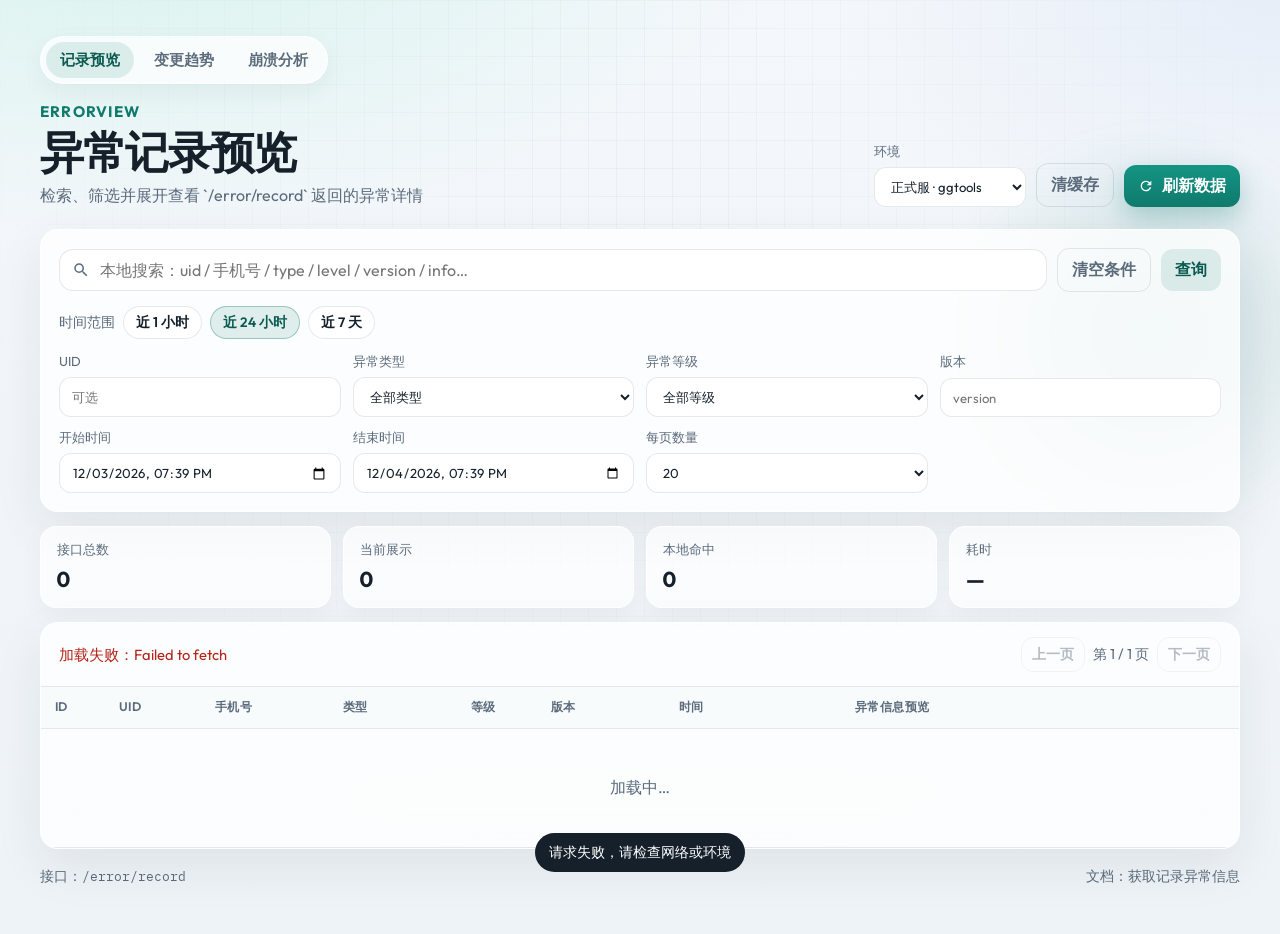
<file: index.html>
<!DOCTYPE html>
<html lang="zh-CN">
  <head>
    <meta charset="UTF-8" />
    <meta name="viewport" content="width=device-width, initial-scale=1.0" />
    <title>异常记录预览 · ErrorView</title>
    <link rel="preconnect" href="https://fonts.googleapis.com" />
    <link rel="preconnect" href="https://fonts.gstatic.com" crossorigin />
    <link
      href="https://fonts.googleapis.com/css2?family=Outfit:wght@400;500;600;700&family=IBM+Plex+Mono:wght@400;500&display=swap"
      rel="stylesheet"
    />
    <link rel="stylesheet" href="./styles.css" />
  </head>
  <body>
    <div class="bg-grid" aria-hidden="true"></div>
    <div class="bg-glow" aria-hidden="true"></div>

    <div class="app">
      <nav class="top-nav" aria-label="页面导航">
        <a href="./index.html" class="is-active">记录预览</a>
        <a href="./trend.html">变更趋势</a>
        <a href="./crash.html">崩溃分析</a>
      </nav>

      <header class="hero">
        <div class="brand-block">
          <p class="brand">ErrorView</p>
          <h1>异常记录预览</h1>
          <p class="subtitle">检索、筛选并展开查看 `/error/record` 返回的异常详情</p>
        </div>
        <div class="hero-actions">
          <label class="env-switch">
            <span>环境</span>
            <select id="envSelect" aria-label="选择接口环境">
              <option value="prod">正式服 · ggtools</option>
              <option value="online">测试服 · api-online</option>
              <option value="test">开发服 · api-test</option>
            </select>
          </label>
          <button type="button" class="btn btn-ghost" id="clearCacheBtn" title="清除本地缓存">
            清缓存
          </button>
          <button type="button" class="btn btn-primary" id="refreshBtn" title="忽略缓存，强制重新请求">
            <svg viewBox="0 0 24 24" width="16" height="16" aria-hidden="true">
              <path
                fill="currentColor"
                d="M17.65 6.35A7.95 7.95 0 0 0 12 4a8 8 0 1 0 7.75 10h-2.1A6 6 0 1 1 12 6c1.66 0 3.14.69 4.22 1.78L13 11h7V4l-2.35 2.35Z"
              />
            </svg>
            刷新数据
          </button>
        </div>
      </header>

      <section class="panel filters" aria-label="筛选条件">
        <div class="search-row">
          <div class="search-box">
            <svg viewBox="0 0 24 24" width="18" height="18" aria-hidden="true">
              <path
                fill="currentColor"
                d="M15.5 14h-.79l-.28-.27A6.47 6.47 0 0 0 16 9.5 6.5 6.5 0 1 0 9.5 16c1.61 0 3.09-.59 4.23-1.57l.27.28v.79l5 4.99L20.49 19l-4.99-5Zm-6 0C7.01 14 5 11.99 5 9.5S7.01 5 9.5 5 14 7.01 14 9.5 11.99 14 9.5 14Z"
              />
            </svg>
            <input
              id="keyword"
              type="search"
              placeholder="本地搜索：uid / 手机号 / type / level / version / info…"
              autocomplete="off"
            />
          </div>
          <button type="button" class="btn btn-ghost" id="resetBtn">清空条件</button>
          <button type="button" class="btn btn-secondary" id="queryBtn">查询</button>
        </div>

        <div class="range-presets" aria-label="时间快捷选择">
          <span>时间范围</span>
          <button type="button" class="chip" data-hours="1">近 1 小时</button>
          <button type="button" class="chip is-active" data-hours="24">近 24 小时</button>
          <button type="button" class="chip" data-hours="168">近 7 天</button>
        </div>

        <div class="filter-grid">
          <label>
            <span>UID</span>
            <input id="uid" type="number" placeholder="可选" />
          </label>
          <label>
            <span>异常类型</span>
            <select id="type">
              <option value="">全部类型</option>
            </select>
          </label>
          <label>
            <span>异常等级</span>
            <select id="level">
              <option value="">全部等级</option>
            </select>
          </label>
          <label>
            <span>版本</span>
            <input id="version" type="text" placeholder="version" />
          </label>
          <label>
            <span>开始时间</span>
            <input id="start_time" type="datetime-local" />
          </label>
          <label>
            <span>结束时间</span>
            <input id="end_time" type="datetime-local" />
          </label>
          <label>
            <span>每页数量</span>
            <select id="limit">
              <option value="20" selected>20</option>
              <option value="50">50</option>
              <option value="100">100</option>
              <option value="200">200</option>
            </select>
          </label>
        </div>
      </section>

      <section class="stats" id="statsBar" aria-live="polite">
        <div class="stat">
          <span class="stat-label">接口总数</span>
          <strong id="statTotal">—</strong>
        </div>
        <div class="stat">
          <span class="stat-label">当前展示</span>
          <strong id="statShown">—</strong>
        </div>
        <div class="stat">
          <span class="stat-label">本地命中</span>
          <strong id="statFiltered">—</strong>
        </div>
        <div class="stat">
          <span class="stat-label">耗时</span>
          <strong id="statLatency">—</strong>
        </div>
      </section>

      <div class="progress-panel" id="progressPanel" hidden>
        <div class="progress-head">
          <span id="progressLabel">准备中…</span>
          <span id="progressPercent">0%</span>
        </div>
        <div class="progress-track" role="progressbar" aria-valuemin="0" aria-valuemax="100" aria-valuenow="0" id="progressBar">
          <div class="progress-fill" id="progressFill"></div>
        </div>
      </div>

      <section class="panel table-panel">
        <div class="table-toolbar">
          <p id="statusText" class="status-text">准备就绪，点击「查询」或「刷新数据」加载</p>
          <div class="pager">
            <button type="button" class="btn btn-ghost btn-sm" id="prevPage" disabled>上一页</button>
            <span id="pageInfo">第 1 页</span>
            <button type="button" class="btn btn-ghost btn-sm" id="nextPage" disabled>下一页</button>
          </div>
        </div>

        <div class="table-wrap">
          <table>
            <thead>
              <tr>
                <th style="width: 4rem">ID</th>
                <th style="width: 6rem">UID</th>
                <th style="width: 8rem">手机号</th>
                <th style="width: 8rem">类型</th>
                <th style="width: 5rem">等级</th>
                <th style="width: 8rem">版本</th>
                <th style="width: 11rem">时间</th>
                <th>异常信息预览</th>
                <th style="width: 5rem"></th>
              </tr>
            </thead>
            <tbody id="tbody">
              <tr class="empty-row">
                <td colspan="9">暂无数据</td>
              </tr>
            </tbody>
          </table>
        </div>
      </section>

      <footer class="footer">
        <span>接口：<code>/error/record</code></span>
        <span>文档：获取记录异常信息</span>
      </footer>
    </div>

    <dialog id="detailDialog" class="detail-dialog">
      <form method="dialog" class="detail-sheet">
        <header>
          <div>
            <p class="detail-kicker">异常详情</p>
            <h2 id="detailTitle">#—</h2>
          </div>
          <button type="submit" class="btn btn-ghost btn-sm" value="close" aria-label="关闭">关闭</button>
        </header>
        <div class="detail-meta" id="detailMeta"></div>
        <pre id="detailJson" class="detail-json"></pre>
        <div class="detail-actions">
          <button type="button" class="btn btn-ghost" id="analyzeCrashBtn" hidden>分析崩溃</button>
          <button type="button" class="btn btn-secondary" id="copyBtn">复制 JSON</button>
          <button type="submit" class="btn btn-primary" value="close">完成</button>
        </div>
      </form>
    </dialog>

    <div id="toast" class="toast" hidden></div>
    <script src="./app.js" type="module"></script>
  </body>
</html>
</file>
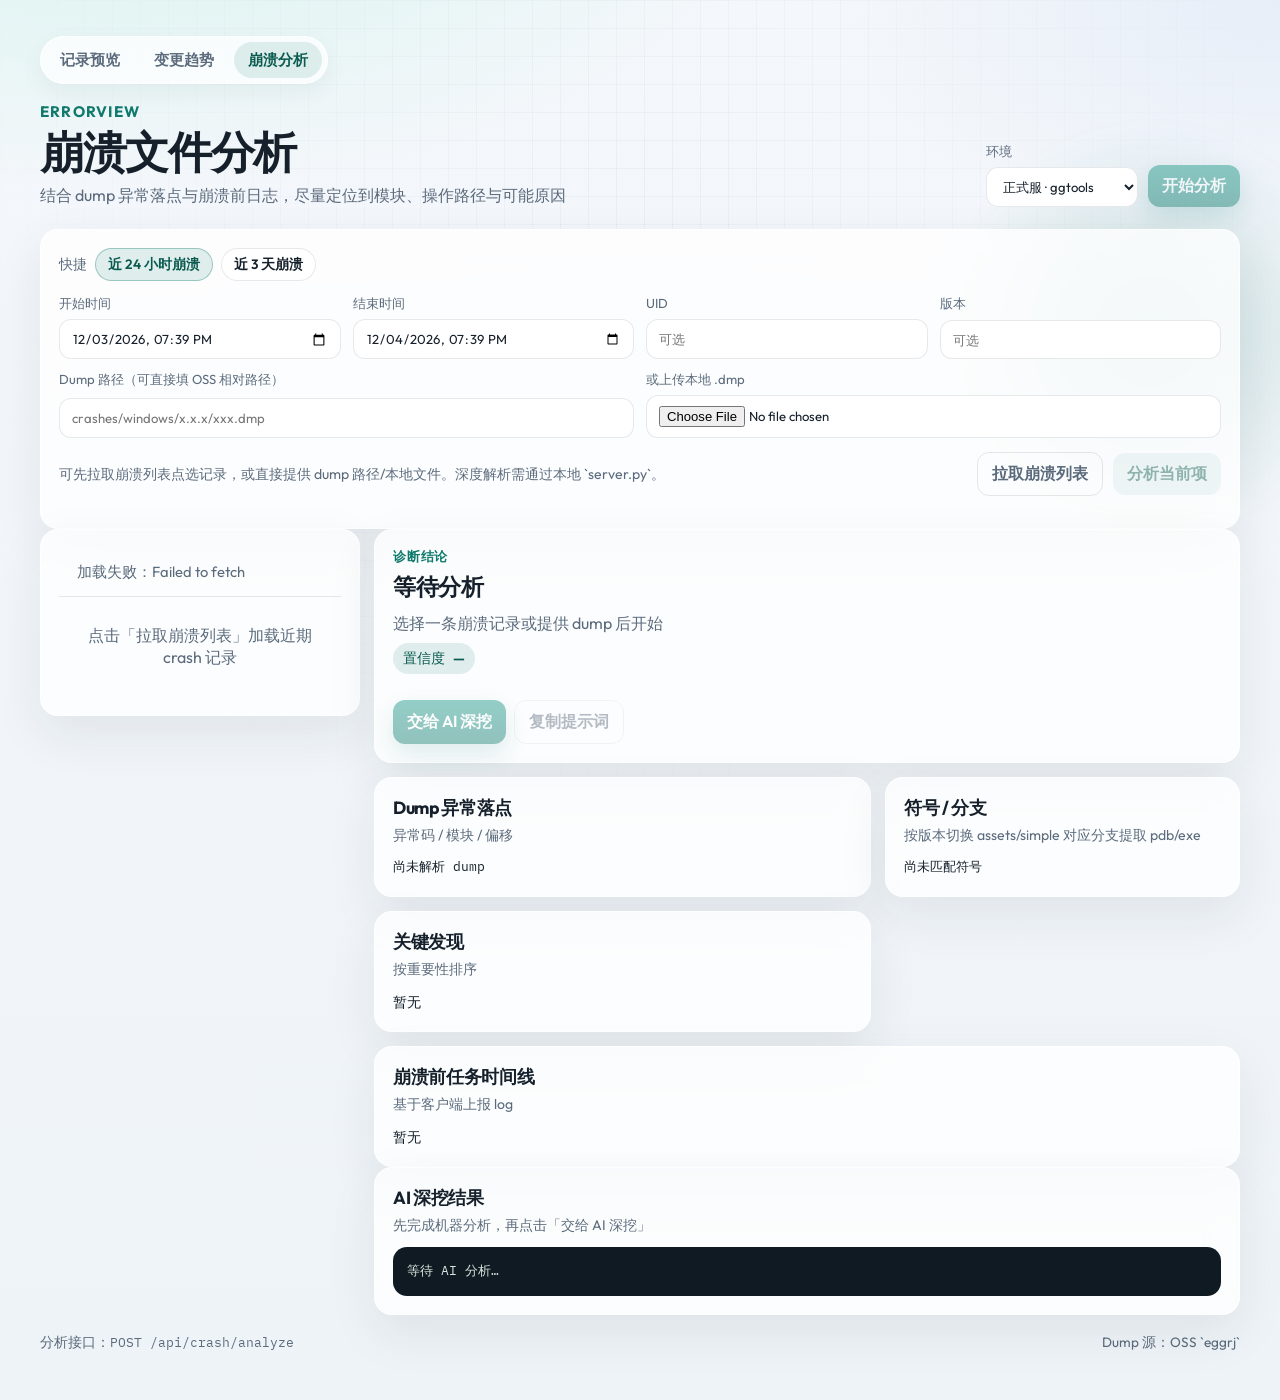
<file: crash.html>
<!DOCTYPE html>
<html lang="zh-CN">
  <head>
    <meta charset="UTF-8" />
    <meta name="viewport" content="width=device-width, initial-scale=1.0" />
    <title>崩溃分析 · ErrorView</title>
    <link rel="preconnect" href="https://fonts.googleapis.com" />
    <link rel="preconnect" href="https://fonts.gstatic.com" crossorigin />
    <link
      href="https://fonts.googleapis.com/css2?family=Outfit:wght@400;500;600;700&family=IBM+Plex+Mono:wght@400;500&display=swap"
      rel="stylesheet"
    />
    <link rel="stylesheet" href="./styles.css" />
  </head>
  <body>
    <div class="bg-grid" aria-hidden="true"></div>
    <div class="bg-glow" aria-hidden="true"></div>

    <div class="app">
      <nav class="top-nav" aria-label="页面导航">
        <a href="./index.html">记录预览</a>
        <a href="./trend.html">变更趋势</a>
        <a href="./crash.html" class="is-active">崩溃分析</a>
      </nav>

      <header class="hero">
        <div class="brand-block">
          <p class="brand">ErrorView</p>
          <h1>崩溃文件分析</h1>
          <p class="subtitle">结合 dump 异常落点与崩溃前日志，尽量定位到模块、操作路径与可能原因</p>
        </div>
        <div class="hero-actions">
          <label class="env-switch">
            <span>环境</span>
            <select id="envSelect" aria-label="选择接口环境">
              <option value="prod">正式服 · ggtools</option>
              <option value="online">测试服 · api-online</option>
              <option value="test">开发服 · api-test</option>
            </select>
          </label>
          <button type="button" class="btn btn-primary" id="analyzeBtn">开始分析</button>
        </div>
      </header>

      <section class="panel filters" aria-label="分析输入">
        <div class="range-presets">
          <span>快捷</span>
          <button type="button" class="chip is-active" data-hours="24">近 24 小时崩溃</button>
          <button type="button" class="chip" data-hours="72">近 3 天崩溃</button>
        </div>

        <div class="filter-grid">
          <label>
            <span>开始时间</span>
            <input id="start_time" type="datetime-local" />
          </label>
          <label>
            <span>结束时间</span>
            <input id="end_time" type="datetime-local" />
          </label>
          <label>
            <span>UID</span>
            <input id="uid" type="number" placeholder="可选" />
          </label>
          <label>
            <span>版本</span>
            <input id="version" type="text" placeholder="可选" />
          </label>
          <label class="span-2">
            <span>Dump 路径（可直接填 OSS 相对路径）</span>
            <input id="dumpFile" type="text" placeholder="crashes/windows/x.x.x/xxx.dmp" />
          </label>
          <label class="span-2">
            <span>或上传本地 .dmp</span>
            <input id="dumpUpload" type="file" accept=".dmp,application/octet-stream" />
          </label>
        </div>

        <div class="search-row trend-actions">
          <p class="hint">可先拉取崩溃列表点选记录，或直接提供 dump 路径/本地文件。深度解析需通过本地 `server.py`。</p>
          <button type="button" class="btn btn-ghost" id="loadListBtn">拉取崩溃列表</button>
          <button type="button" class="btn btn-secondary" id="analyzeBtnSecondary">分析当前项</button>
        </div>
      </section>

      <div class="progress-panel" id="progressPanel" hidden>
        <div class="progress-head">
          <span id="progressLabel">准备中…</span>
          <span id="progressPercent">0%</span>
        </div>
        <div class="progress-track" role="progressbar" aria-valuemin="0" aria-valuemax="100" aria-valuenow="0" id="progressBar">
          <div class="progress-fill" id="progressFill"></div>
        </div>
      </div>

      <section class="crash-layout">
        <aside class="panel crash-list-panel">
          <div class="table-toolbar">
            <p id="listStatus" class="status-text">崩溃列表</p>
          </div>
          <div class="crash-list" id="crashList">
            <div class="empty-hint">点击「拉取崩溃列表」加载近期 crash 记录</div>
          </div>
        </aside>

        <section class="crash-main">
          <article class="panel diagnosis-card" id="diagnosisCard">
            <p class="detail-kicker">诊断结论</p>
            <h2 id="diagnosisTitle">等待分析</h2>
            <p id="diagnosisSummary" class="subtitle">选择一条崩溃记录或提供 dump 后开始</p>
            <div class="confidence" id="confidenceWrap" hidden>
              <span>置信度</span>
              <strong id="confidenceValue">—</strong>
            </div>
            <ul class="cause-list" id="causeList"></ul>
            <ul class="suggest-list" id="suggestList"></ul>
            <div class="detail-actions" style="justify-content: flex-start; margin-top: 14px">
              <button type="button" class="btn btn-primary" id="aiDiveBtn" disabled>
                交给 AI 深挖
              </button>
              <button type="button" class="btn btn-ghost" id="copyPromptBtn" disabled>
                复制提示词
              </button>
            </div>
          </article>

          <div class="chart-grid crash-grid">
            <article class="panel chart-card">
              <header>
                <h2>Dump 异常落点</h2>
                <p>异常码 / 模块 / 偏移</p>
              </header>
              <div id="dumpPanel" class="mono-block">尚未解析 dump</div>
            </article>
            <article class="panel chart-card">
              <header>
                <h2>符号 / 分支</h2>
                <p>按版本切换 assets/simple 对应分支提取 pdb/exe</p>
              </header>
              <div id="symbolPanel" class="mono-block">尚未匹配符号</div>
            </article>
            <article class="panel chart-card">
              <header>
                <h2>关键发现</h2>
                <p>按重要性排序</p>
              </header>
              <div id="findingPanel" class="finding-list">暂无</div>
            </article>
          </div>

          <article class="panel chart-card">
            <header>
              <h2>崩溃前任务时间线</h2>
              <p>基于客户端上报 log</p>
            </header>
            <div id="timelinePanel" class="timeline">暂无</div>
          </article>

          <article class="panel chart-card" id="aiCard">
            <header>
              <h2>AI 深挖结果</h2>
              <p id="aiMeta">先完成机器分析，再点击「交给 AI 深挖」</p>
            </header>
            <div id="aiSnippetPanel" class="finding-list" hidden></div>
            <pre id="aiResultPanel" class="ai-result">等待 AI 分析…</pre>
          </article>
        </section>
      </section>

      <footer class="footer">
        <span>分析接口：<code>POST /api/crash/analyze</code></span>
        <span>Dump 源：OSS `eggrj`</span>
      </footer>
    </div>

    <div id="toast" class="toast" hidden></div>
    <script src="./crash.js" type="module"></script>
  </body>
</html>
</file>
<file: styles.css>
:root {
  --ink: #15202b;
  --muted: #5b6b7c;
  --line: rgba(21, 32, 43, 0.1);
  --panel: rgba(255, 255, 255, 0.78);
  --panel-solid: #ffffff;
  --accent: #0f7a6c;
  --accent-deep: #0a5a50;
  --accent-soft: rgba(15, 122, 108, 0.12);
  --warn: #b45309;
  --danger: #b42318;
  --shadow: 0 18px 50px rgba(21, 32, 43, 0.08);
  --radius: 18px;
  --mono: "IBM Plex Mono", ui-monospace, monospace;
  --sans: "Outfit", "Segoe UI", sans-serif;
}

* {
  box-sizing: border-box;
}

html,
body {
  margin: 0;
  min-height: 100%;
}

body {
  font-family: var(--sans);
  color: var(--ink);
  background:
    radial-gradient(1200px 600px at 10% -10%, #d7f3ee 0%, transparent 55%),
    radial-gradient(900px 500px at 100% 0%, #e7eef8 0%, transparent 50%),
    linear-gradient(180deg, #f4f7fb 0%, #eef3f7 100%);
  overflow-x: hidden;
}

.bg-grid {
  position: fixed;
  inset: 0;
  background-image:
    linear-gradient(rgba(21, 32, 43, 0.035) 1px, transparent 1px),
    linear-gradient(90deg, rgba(21, 32, 43, 0.035) 1px, transparent 1px);
  background-size: 28px 28px;
  mask-image: radial-gradient(circle at 50% 20%, black, transparent 75%);
  pointer-events: none;
  z-index: 0;
}

.bg-glow {
  position: fixed;
  width: 420px;
  height: 420px;
  right: -80px;
  top: 120px;
  background: radial-gradient(circle, rgba(15, 122, 108, 0.18), transparent 70%);
  filter: blur(10px);
  pointer-events: none;
  z-index: 0;
  animation: drift 12s ease-in-out infinite alternate;
}

@keyframes drift {
  from {
    transform: translate3d(0, 0, 0);
  }
  to {
    transform: translate3d(-40px, 30px, 0);
  }
}

.app {
  position: relative;
  z-index: 1;
  width: min(1200px, calc(100% - 32px));
  margin: 0 auto;
  padding: 36px 0 48px;
}

.top-nav {
  display: inline-flex;
  gap: 6px;
  padding: 5px;
  margin-bottom: 18px;
  border-radius: 999px;
  background: rgba(255, 255, 255, 0.72);
  border: 1px solid rgba(255, 255, 255, 0.85);
  box-shadow: 0 8px 24px rgba(21, 32, 43, 0.05);
  animation: rise 0.45s ease both;
}

.top-nav a {
  text-decoration: none;
  color: var(--muted);
  font-weight: 600;
  font-size: 0.92rem;
  padding: 8px 14px;
  border-radius: 999px;
  transition: background 0.15s ease, color 0.15s ease;
}

.top-nav a:hover {
  color: var(--ink);
  background: rgba(15, 122, 108, 0.08);
}

.top-nav a.is-active {
  color: var(--accent-deep);
  background: var(--accent-soft);
}

.trend-actions {
  margin-top: 14px;
  margin-bottom: 0;
}

.trend-actions .hint {
  flex: 1;
  margin: 0;
  color: var(--muted);
  font-size: 0.88rem;
}

.trend-status {
  margin: 4px 0 14px;
}

.progress-panel {
  margin: 0 0 14px;
  padding: 12px 14px;
  border-radius: 14px;
  background: rgba(255, 255, 255, 0.72);
  border: 1px solid rgba(255, 255, 255, 0.85);
  box-shadow: 0 8px 24px rgba(21, 32, 43, 0.04);
}

.progress-panel[hidden] {
  display: none !important;
}

.progress-head {
  display: flex;
  justify-content: space-between;
  gap: 12px;
  margin-bottom: 8px;
  color: var(--muted);
  font-size: 0.86rem;
}

.progress-track {
  height: 10px;
  border-radius: 999px;
  background: #e7eef3;
  overflow: hidden;
}

.progress-fill {
  height: 100%;
  width: 0%;
  border-radius: inherit;
  background: linear-gradient(90deg, #149484, #0f7a6c 55%, #0a5a50);
  transition: width 0.25s ease;
}

.progress-fill.is-indeterminate {
  width: 35% !important;
  animation: progress-slide 1.2s ease-in-out infinite;
}

@keyframes progress-slide {
  0% {
    transform: translateX(-120%);
  }
  100% {
    transform: translateX(320%);
  }
}

.chart-grid {
  display: grid;
  grid-template-columns: 1.4fr 1fr;
  gap: 14px;
  margin-bottom: 14px;
}

.chart-card {
  animation: rise 0.7s ease both;
}

.chart-card header h2 {
  margin: 0;
  font-size: 1.1rem;
  letter-spacing: -0.02em;
}

.chart-card header p {
  margin: 6px 0 0;
  color: var(--muted);
  font-size: 0.88rem;
}

.chart-wrap {
  height: 300px;
  margin-top: 14px;
}

.chart-wrap-sm {
  height: 260px;
}

.span-2 {
  grid-column: span 2;
}

.crash-layout {
  display: grid;
  grid-template-columns: 320px minmax(0, 1fr);
  gap: 14px;
  align-items: start;
}

.crash-list-panel {
  padding: 0;
  overflow: hidden;
  position: sticky;
  top: 12px;
}

.crash-list {
  max-height: 70vh;
  overflow: auto;
}

.crash-item {
  width: 100%;
  display: grid;
  gap: 4px;
  text-align: left;
  border: 0;
  border-bottom: 1px solid var(--line);
  background: transparent;
  padding: 12px 14px;
  cursor: pointer;
  font: inherit;
  color: inherit;
}

.crash-item:hover,
.crash-item.is-active {
  background: rgba(15, 122, 108, 0.08);
}

.crash-item strong {
  font-size: 0.95rem;
}

.crash-item span {
  color: var(--muted);
  font-size: 0.8rem;
}

.dump-path {
  white-space: nowrap;
  overflow: hidden;
  text-overflow: ellipsis;
}

.empty-hint {
  padding: 28px 16px;
  text-align: center;
  color: var(--muted);
}

.diagnosis-card {
  margin-bottom: 14px;
}

.diagnosis-card h2 {
  margin: 6px 0 8px;
  font-size: 1.45rem;
  letter-spacing: -0.02em;
}

.confidence {
  display: inline-flex;
  gap: 8px;
  align-items: baseline;
  margin: 8px 0 12px;
  padding: 6px 10px;
  border-radius: 999px;
  background: var(--accent-soft);
  color: var(--accent-deep);
  font-size: 0.86rem;
}

.cause-list,
.suggest-list {
  margin: 0;
  padding-left: 1.1rem;
  color: #334155;
}

.cause-list {
  margin-bottom: 10px;
}

.cause-list li,
.suggest-list li {
  margin: 6px 0;
}

.crash-grid {
  margin-bottom: 14px;
}

.mono-block,
.finding-list,
.timeline {
  margin-top: 12px;
  font-size: 0.9rem;
  line-height: 1.55;
}

.mono-block {
  font-family: var(--mono);
  font-size: 0.82rem;
  display: grid;
  gap: 6px;
}

.mono-block .path-line {
  color: var(--muted);
  word-break: break-all;
}

.finding-item {
  padding: 10px 12px;
  border-radius: 12px;
  margin-bottom: 8px;
  background: #f5f8fa;
}

.finding-item.level-critical {
  background: #fdecea;
}

.finding-item.level-high {
  background: #fff4e5;
}

.finding-item.level-medium {
  background: #eef6ff;
}

.finding-item strong {
  display: block;
  margin-bottom: 4px;
}

.finding-item p {
  margin: 0;
  color: var(--muted);
  font-size: 0.86rem;
}

.timeline-item {
  display: grid;
  grid-template-columns: 11rem 4.5rem minmax(0, 1fr);
  gap: 8px;
  padding: 8px 0;
  border-bottom: 1px solid var(--line);
  font-size: 0.86rem;
}

.timeline-item .tag {
  color: var(--accent-deep);
  font-weight: 600;
}

.ai-result {
  margin: 12px 0 0;
  padding: 14px;
  border-radius: 14px;
  background: #0f1a22;
  color: #d7e6df;
  font-family: var(--mono);
  font-size: 0.82rem;
  line-height: 1.55;
  white-space: pre-wrap;
  word-break: break-word;
  max-height: 520px;
  overflow: auto;
}

.hero {
  display: flex;
  justify-content: space-between;
  gap: 24px;
  align-items: flex-end;
  margin-bottom: 22px;
  animation: rise 0.55s ease both;
}

@keyframes rise {
  from {
    opacity: 0;
    transform: translateY(12px);
  }
  to {
    opacity: 1;
    transform: none;
  }
}

.brand {
  margin: 0 0 8px;
  font-size: 0.95rem;
  font-weight: 700;
  letter-spacing: 0.08em;
  text-transform: uppercase;
  color: var(--accent);
}

.hero h1 {
  margin: 0;
  font-size: clamp(2rem, 4vw, 2.75rem);
  line-height: 1.05;
  letter-spacing: -0.03em;
}

.subtitle {
  margin: 10px 0 0;
  color: var(--muted);
  max-width: 36rem;
  font-size: 1rem;
}

.hero-actions {
  display: flex;
  gap: 10px;
  align-items: end;
  flex-wrap: wrap;
}

.env-switch {
  display: grid;
  gap: 6px;
  font-size: 0.82rem;
  color: var(--muted);
}

.env-switch select,
.filter-grid input,
.filter-grid select,
.search-box input {
  font: inherit;
  color: var(--ink);
  background: var(--panel-solid);
  border: 1px solid var(--line);
  border-radius: 12px;
  padding: 10px 12px;
  outline: none;
  transition: border-color 0.15s ease, box-shadow 0.15s ease;
}

.env-switch select:focus,
.filter-grid input:focus,
.filter-grid select:focus,
.search-box input:focus {
  border-color: rgba(15, 122, 108, 0.55);
  box-shadow: 0 0 0 4px var(--accent-soft);
}

.panel {
  background: var(--panel);
  backdrop-filter: blur(14px);
  border: 1px solid rgba(255, 255, 255, 0.7);
  border-radius: var(--radius);
  box-shadow: var(--shadow);
  padding: 18px;
  animation: rise 0.65s ease both;
}

.filters {
  animation-delay: 0.05s;
}

.search-row {
  display: flex;
  gap: 10px;
  align-items: center;
  margin-bottom: 14px;
}

.search-box {
  flex: 1;
  display: flex;
  align-items: center;
  gap: 10px;
  padding: 0 12px;
  background: var(--panel-solid);
  border: 1px solid var(--line);
  border-radius: 14px;
  transition: border-color 0.15s ease, box-shadow 0.15s ease;
}

.search-box:focus-within {
  border-color: rgba(15, 122, 108, 0.55);
  box-shadow: 0 0 0 4px var(--accent-soft);
}

.search-box svg {
  color: var(--muted);
  flex-shrink: 0;
}

.search-box input {
  border: 0;
  box-shadow: none;
  padding-left: 0;
  width: 100%;
  background: transparent;
}

.search-box input:focus {
  box-shadow: none;
}

.range-presets {
  display: flex;
  flex-wrap: wrap;
  align-items: center;
  gap: 8px;
  margin-bottom: 14px;
  color: var(--muted);
  font-size: 0.85rem;
}

.chip {
  appearance: none;
  border: 1px solid var(--line);
  background: #fff;
  color: var(--ink);
  border-radius: 999px;
  padding: 6px 12px;
  font: inherit;
  font-size: 0.85rem;
  font-weight: 600;
  cursor: pointer;
  transition: background 0.15s ease, border-color 0.15s ease, color 0.15s ease;
}

.chip:hover {
  border-color: rgba(15, 122, 108, 0.4);
}

.chip.is-active {
  background: var(--accent-soft);
  border-color: rgba(15, 122, 108, 0.35);
  color: var(--accent-deep);
}

.filter-grid {
  display: grid;
  grid-template-columns: repeat(4, minmax(0, 1fr));
  gap: 12px;
}

.filter-grid label {
  display: grid;
  gap: 6px;
  font-size: 0.82rem;
  color: var(--muted);
}

.btn {
  appearance: none;
  border: 0;
  border-radius: 12px;
  padding: 10px 14px;
  font: inherit;
  font-weight: 600;
  cursor: pointer;
  display: inline-flex;
  align-items: center;
  gap: 8px;
  transition: transform 0.12s ease, background 0.15s ease, opacity 0.15s ease;
}

.btn:active {
  transform: translateY(1px);
}

.btn:disabled {
  opacity: 0.45;
  cursor: not-allowed;
}

.btn-primary {
  background: linear-gradient(180deg, #149484, var(--accent));
  color: #fff;
  box-shadow: 0 10px 24px rgba(15, 122, 108, 0.28);
}

.btn-primary:hover:not(:disabled) {
  background: linear-gradient(180deg, #128878, var(--accent-deep));
}

.btn-secondary {
  background: var(--accent-soft);
  color: var(--accent-deep);
}

.btn-ghost {
  background: transparent;
  color: var(--muted);
  border: 1px solid var(--line);
}

.btn-sm {
  padding: 7px 10px;
  font-size: 0.88rem;
}

.stats {
  display: grid;
  grid-template-columns: repeat(4, minmax(0, 1fr));
  gap: 12px;
  margin: 14px 0;
  animation: rise 0.7s ease both;
  animation-delay: 0.08s;
}

.stat {
  background: rgba(255, 255, 255, 0.7);
  border: 1px solid rgba(255, 255, 255, 0.8);
  border-radius: 16px;
  padding: 14px 16px;
  box-shadow: 0 8px 24px rgba(21, 32, 43, 0.04);
}

.stat-label {
  display: block;
  color: var(--muted);
  font-size: 0.8rem;
  margin-bottom: 6px;
}

.stat strong {
  font-size: 1.35rem;
  letter-spacing: -0.02em;
  font-variant-numeric: tabular-nums;
}

.table-panel {
  animation-delay: 0.12s;
  padding: 0;
  overflow: hidden;
}

.table-toolbar {
  display: flex;
  justify-content: space-between;
  gap: 12px;
  align-items: center;
  padding: 14px 18px;
  border-bottom: 1px solid var(--line);
}

.status-text {
  margin: 0;
  color: var(--muted);
  font-size: 0.92rem;
}

.status-text.is-error {
  color: var(--danger);
}

.status-text.is-loading {
  color: var(--accent);
}

.pager {
  display: flex;
  align-items: center;
  gap: 8px;
  color: var(--muted);
  font-size: 0.9rem;
  white-space: nowrap;
}

.table-wrap {
  overflow: auto;
  max-height: min(62vh, 720px);
}

table {
  width: 100%;
  border-collapse: collapse;
  min-width: 880px;
}

th,
td {
  text-align: left;
  padding: 12px 14px;
  border-bottom: 1px solid var(--line);
  vertical-align: top;
}

th {
  position: sticky;
  top: 0;
  z-index: 1;
  background: #f8fbfc;
  color: var(--muted);
  font-size: 0.78rem;
  font-weight: 600;
  letter-spacing: 0.04em;
  text-transform: uppercase;
}

tbody tr {
  transition: background 0.12s ease;
}

tbody tr:hover {
  background: rgba(15, 122, 108, 0.04);
}

.mono {
  font-family: var(--mono);
  font-size: 0.86rem;
}

.badge {
  display: inline-flex;
  align-items: center;
  padding: 3px 8px;
  border-radius: 999px;
  font-size: 0.78rem;
  font-weight: 600;
  background: #eef2f6;
  color: #334155;
}

.badge.level-all,
.badge.level-info {
  background: #e8f5f2;
  color: var(--accent-deep);
}

.badge.level-warn,
.badge.level-warning {
  background: #fff4e5;
  color: var(--warn);
}

.badge.level-error,
.badge.level-fatal,
.badge.level-critical {
  background: #fdecea;
  color: var(--danger);
}

.info-preview {
  margin: 0;
  font-family: var(--mono);
  font-size: 0.8rem;
  color: #334155;
  white-space: nowrap;
  overflow: hidden;
  text-overflow: ellipsis;
  max-width: 360px;
}

.empty-row td,
.loading-row td {
  text-align: center;
  color: var(--muted);
  padding: 48px 16px;
}

.footer {
  display: flex;
  justify-content: space-between;
  gap: 12px;
  flex-wrap: wrap;
  margin-top: 18px;
  color: var(--muted);
  font-size: 0.85rem;
}

.footer code {
  font-family: var(--mono);
  font-size: 0.8rem;
}

.detail-dialog {
  border: 0;
  padding: 0;
  border-radius: 20px;
  width: min(720px, calc(100vw - 24px));
  box-shadow: 0 30px 80px rgba(21, 32, 43, 0.28);
  background: transparent;
}

.detail-dialog::backdrop {
  background: rgba(15, 23, 32, 0.45);
  backdrop-filter: blur(4px);
}

.detail-sheet {
  background: #fff;
  border-radius: 20px;
  padding: 20px;
}

.detail-sheet header {
  display: flex;
  justify-content: space-between;
  gap: 12px;
  align-items: start;
}

.detail-kicker {
  margin: 0;
  color: var(--accent);
  font-size: 0.8rem;
  font-weight: 700;
  letter-spacing: 0.06em;
  text-transform: uppercase;
}

.detail-sheet h2 {
  margin: 6px 0 0;
  font-size: 1.4rem;
}

.detail-meta {
  display: flex;
  flex-wrap: wrap;
  gap: 8px;
  margin: 14px 0;
}

.detail-meta span {
  background: #f3f6f8;
  border-radius: 999px;
  padding: 6px 10px;
  font-size: 0.82rem;
  color: var(--muted);
}

.detail-json {
  margin: 0;
  padding: 14px;
  border-radius: 14px;
  background: #0f1a22;
  color: #d7e6df;
  font-family: var(--mono);
  font-size: 0.82rem;
  line-height: 1.55;
  overflow: auto;
  max-height: 50vh;
}

.detail-actions {
  display: flex;
  justify-content: flex-end;
  gap: 8px;
  margin-top: 14px;
}

.toast {
  position: fixed;
  left: 50%;
  bottom: 28px;
  transform: translateX(-50%) translateY(8px);
  background: #15202b;
  color: #fff;
  padding: 10px 14px;
  border-radius: 999px;
  font-size: 0.9rem;
  opacity: 0;
  transition: opacity 0.2s ease, transform 0.2s ease;
  z-index: 20;
}

.toast.show {
  opacity: 1;
  transform: translateX(-50%) translateY(0);
}

@media (max-width: 900px) {
  .hero {
    flex-direction: column;
    align-items: stretch;
  }

  .chart-grid,
  .crash-layout {
    grid-template-columns: 1fr;
  }

  .span-2 {
    grid-column: span 1;
  }

  .timeline-item {
    grid-template-columns: 1fr;
  }

  .crash-list-panel {
    position: static;
  }

  .filter-grid,
  .stats {
    grid-template-columns: repeat(2, minmax(0, 1fr));
  }

  .search-row {
    flex-wrap: wrap;
  }

  .search-box {
    flex: 1 1 100%;
  }
}

@media (max-width: 560px) {
  .app {
    width: min(100% - 20px, 1200px);
    padding-top: 22px;
  }

  .filter-grid,
  .stats {
    grid-template-columns: 1fr;
  }

  .table-toolbar {
    flex-direction: column;
    align-items: stretch;
  }
}
</file>
